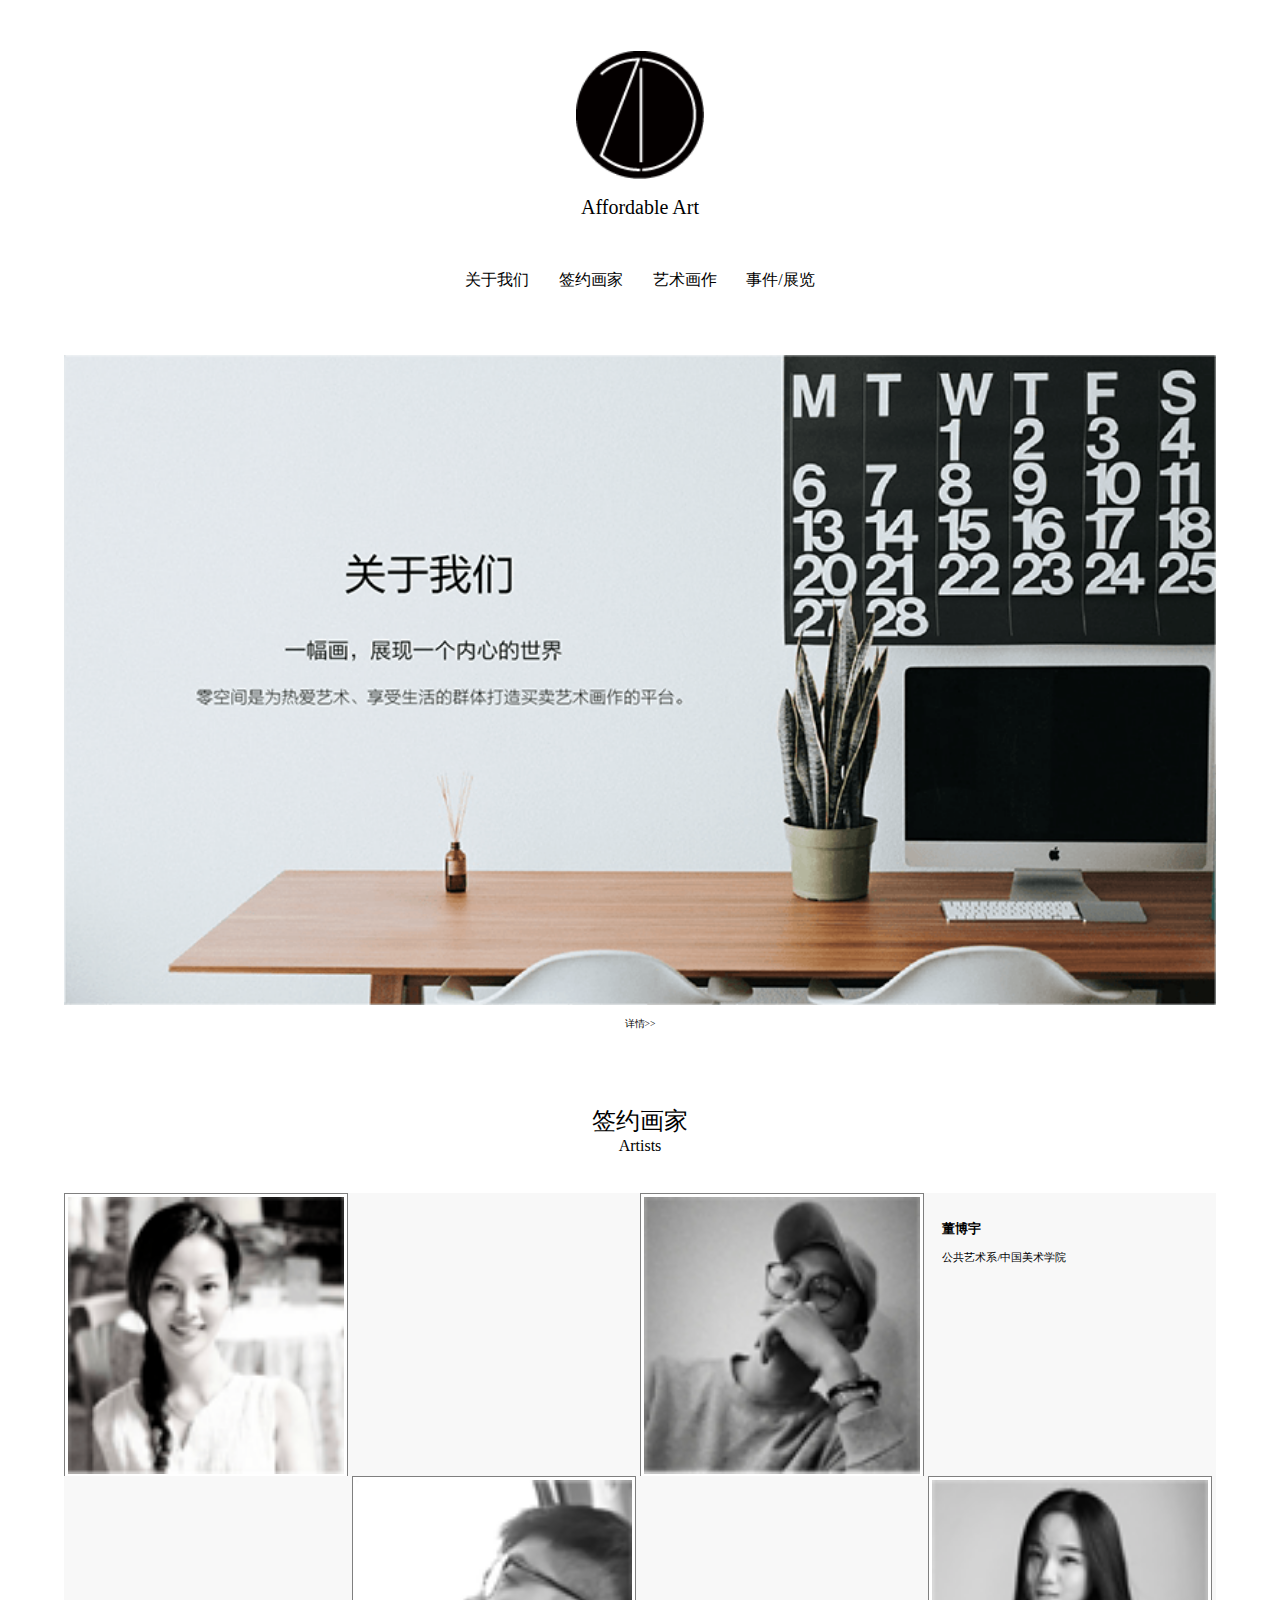
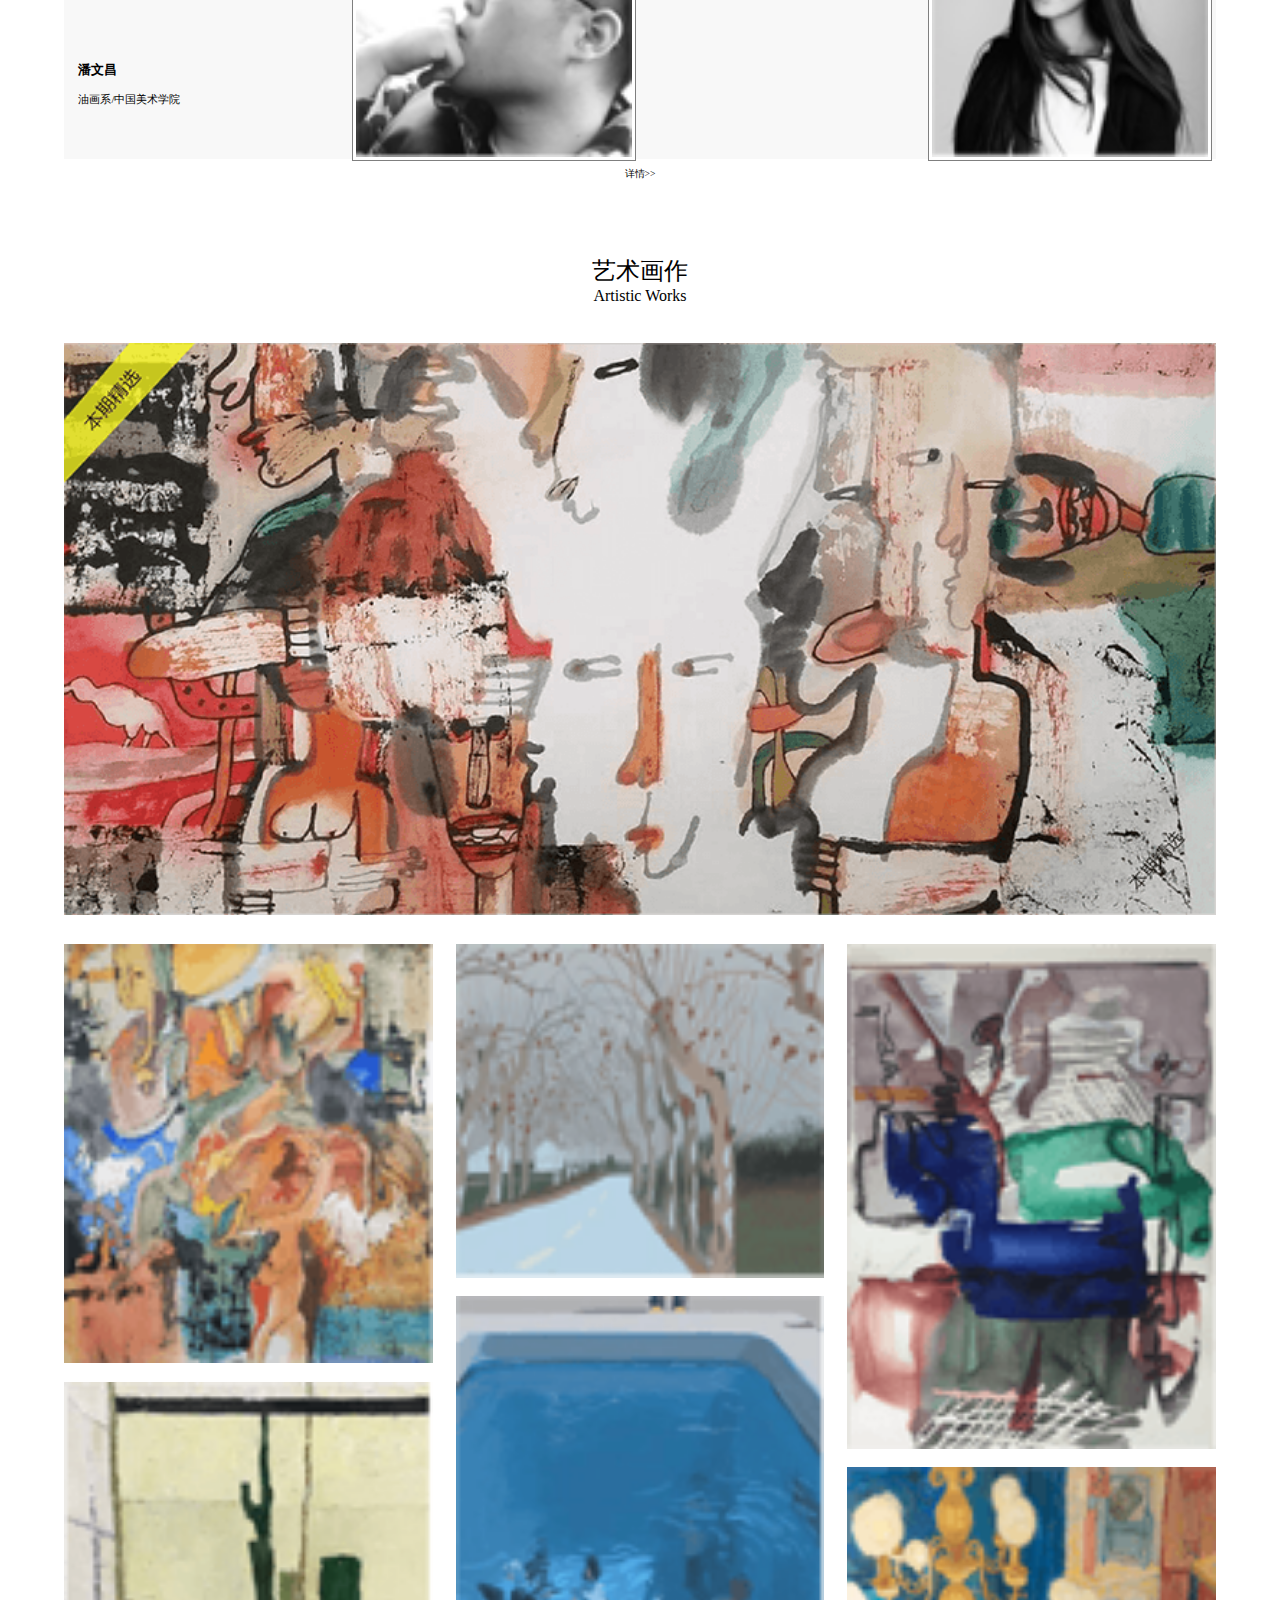
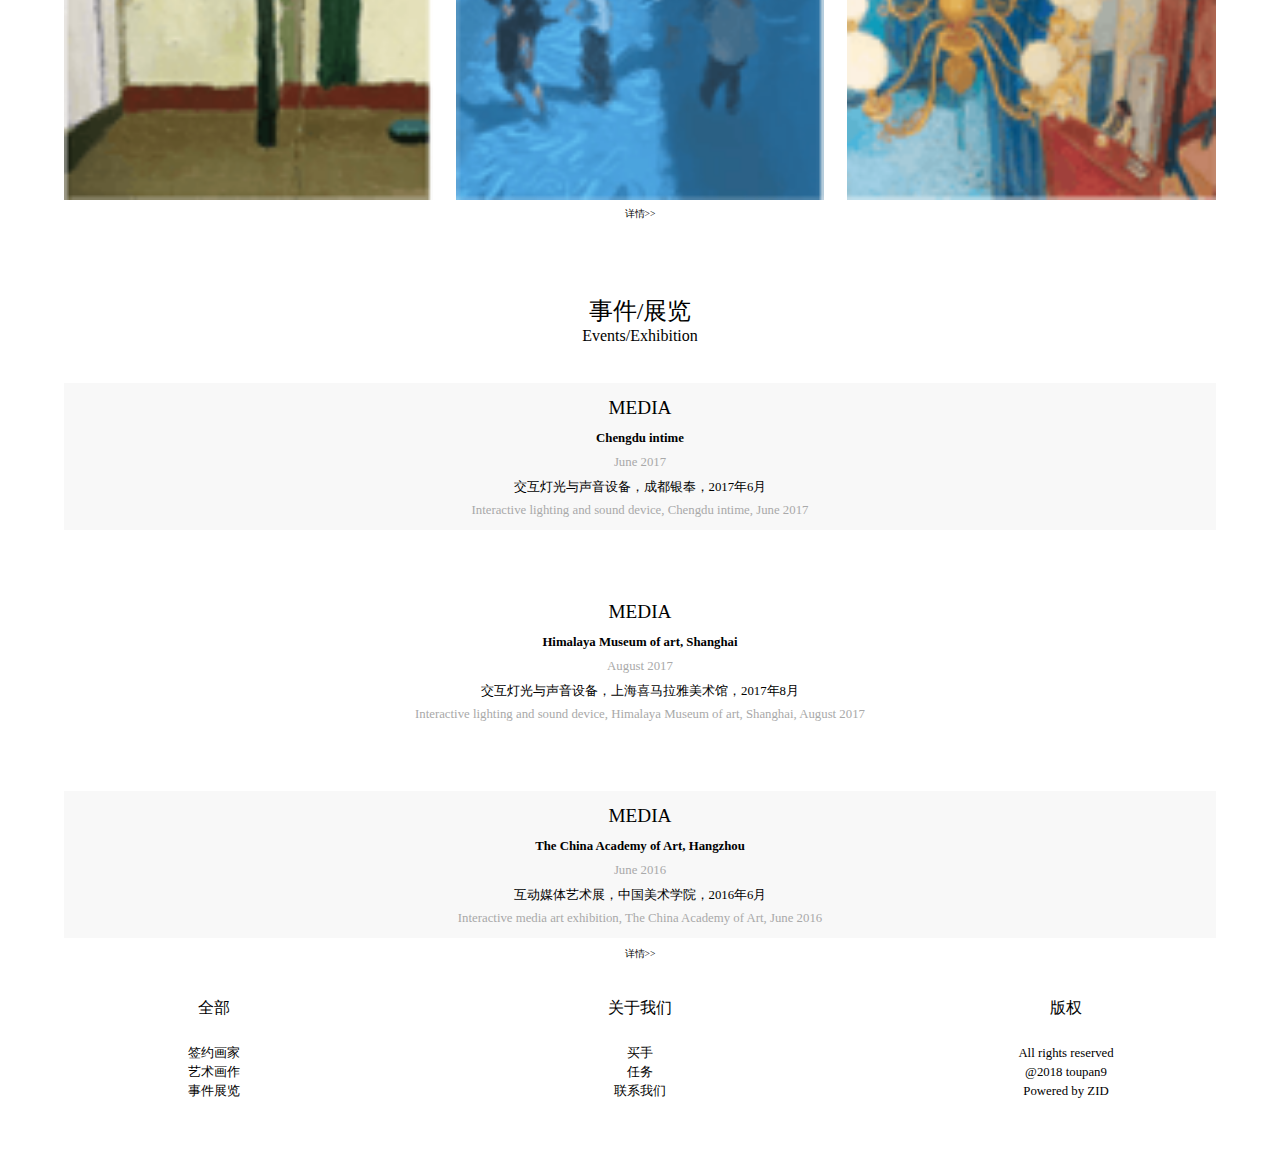
<file: index.html>
<!DOCTYPE html>
<html lang="en">
<head>
    <meta charset="UTF-8">
    <meta name="viewport" content="width=device-width, initial-scale=1, maximum-scale=1, user-scalable=no">
    <title>零屿数码</title>
    <script src="http://code.jquery.com/jquery-3.3.1.min.js"></script>
    <script src="JS/templateJS.js"></script>
    <link rel="stylesheet" href="css/indexcss.css" />
</head>
<body>
<div id="head-template"></div>
<div class="About-us">
    <img class="about-us-img" src="img/aboutUs.png" alt="About us" />
    <div class="for-more">详情>></div>
</div>
<div class="Artists">
    <div class="title">
        <div class="main-title">签约画家</div>
        <div class="second-title">Artists</div>
    </div>
    <div class="container1">
        <div class="box">
            <img src="img/man1.png" alt="" />
        </div>
        <div class="box"></div>
        <div class="box">
            <img src="img/man3.png" alt="" />
        </div>
        <div id="b4" class="box">
            <div class="person-name">董博宇</div>
            <div class="person-school">公共艺术系/中国美术学院</div>
        </div>
        <div id="b5" class="box">
            <div class="person-name">潘文昌</div>
            <div class="person-school">油画系/中国美术学院</div>
        </div>
        <div class="box">
            <img src="img/man4.png" alt="" />
        </div>
        <div class="box"></div>
        <div class="box">
            <img src="img/man2.png" alt="" />
        </div>
    </div>
    <div class="for-more">详情>></div>
</div>
<div class="Painting">
    <div class="title">
        <div class="main-title">艺术画作</div>
        <div class="second-title">Artistic Works</div>
    </div>
    <img class="painting-img" src="img/Painting.png" alt="" />
    <div class="container2">
        <div id="c1">
            <div id="p1"><img src="img/paint1.png" alt=""></div>
            <div id="p2"><img src="img/paint2.png" alt=""></div>
        </div>
        <div id="c2">
            <div id="p3"><img src="img/paint3.png" alt=""></div>
            <div id="p4"><img src="img/paint4.png" alt=""></div>
        </div>
        <div id="c3">
            <div id="p5"><img src="img/paint5.png" alt=""></div>
            <div id="p6"><img src="img/paint6.png" alt=""></div>
        </div>
    </div>
    <div class="for-more">详情>></div>
</div>
<div class="Display">
    <div class="title">
        <div class="main-title">事件/展览</div>
        <div class="second-title">Events/Exhibition</div>
    </div>
    <div class="events">
        <div id="event-title-closest" class="event-type1">
            <div class="event-head">MEDIA</div>
            <div class="event-position">Chengdu intime</div>
            <div class="event-time">June 2017</div>
            <div class="event-detail">交互灯光与声音设备，成都银奉，2017年6月</div>
            <div class="event-detail-en">Interactive lighting and sound device, Chengdu intime, June 2017</div>
        </div>
        <div class="event-type2">
            <div class="event-head">MEDIA</div>
            <div class="event-position">Himalaya Museum of art, Shanghai</div>
            <div class="event-time">August 2017</div>
            <div class="event-detail">交互灯光与声音设备，上海喜马拉雅美术馆，2017年8月</div>
            <div class="event-detail-en">Interactive lighting and sound device, Himalaya Museum of art, Shanghai, August 2017</div>
        </div>
        <div class="event-type1">
            <div class="event-head">MEDIA</div>
            <div class="event-position">The China Academy of Art, Hangzhou</div>
            <div class="event-time">June 2016</div>
            <div class="event-detail">互动媒体艺术展，中国美术学院，2016年6月</div>
            <div class="event-detail-en">Interactive media art exhibition, The China Academy of Art, June 2016</div>
        </div>
    </div>
    <div class="for-more">详情>></div>
</div>
<div id="tail-template"></div>
</body>
</html>
</file>
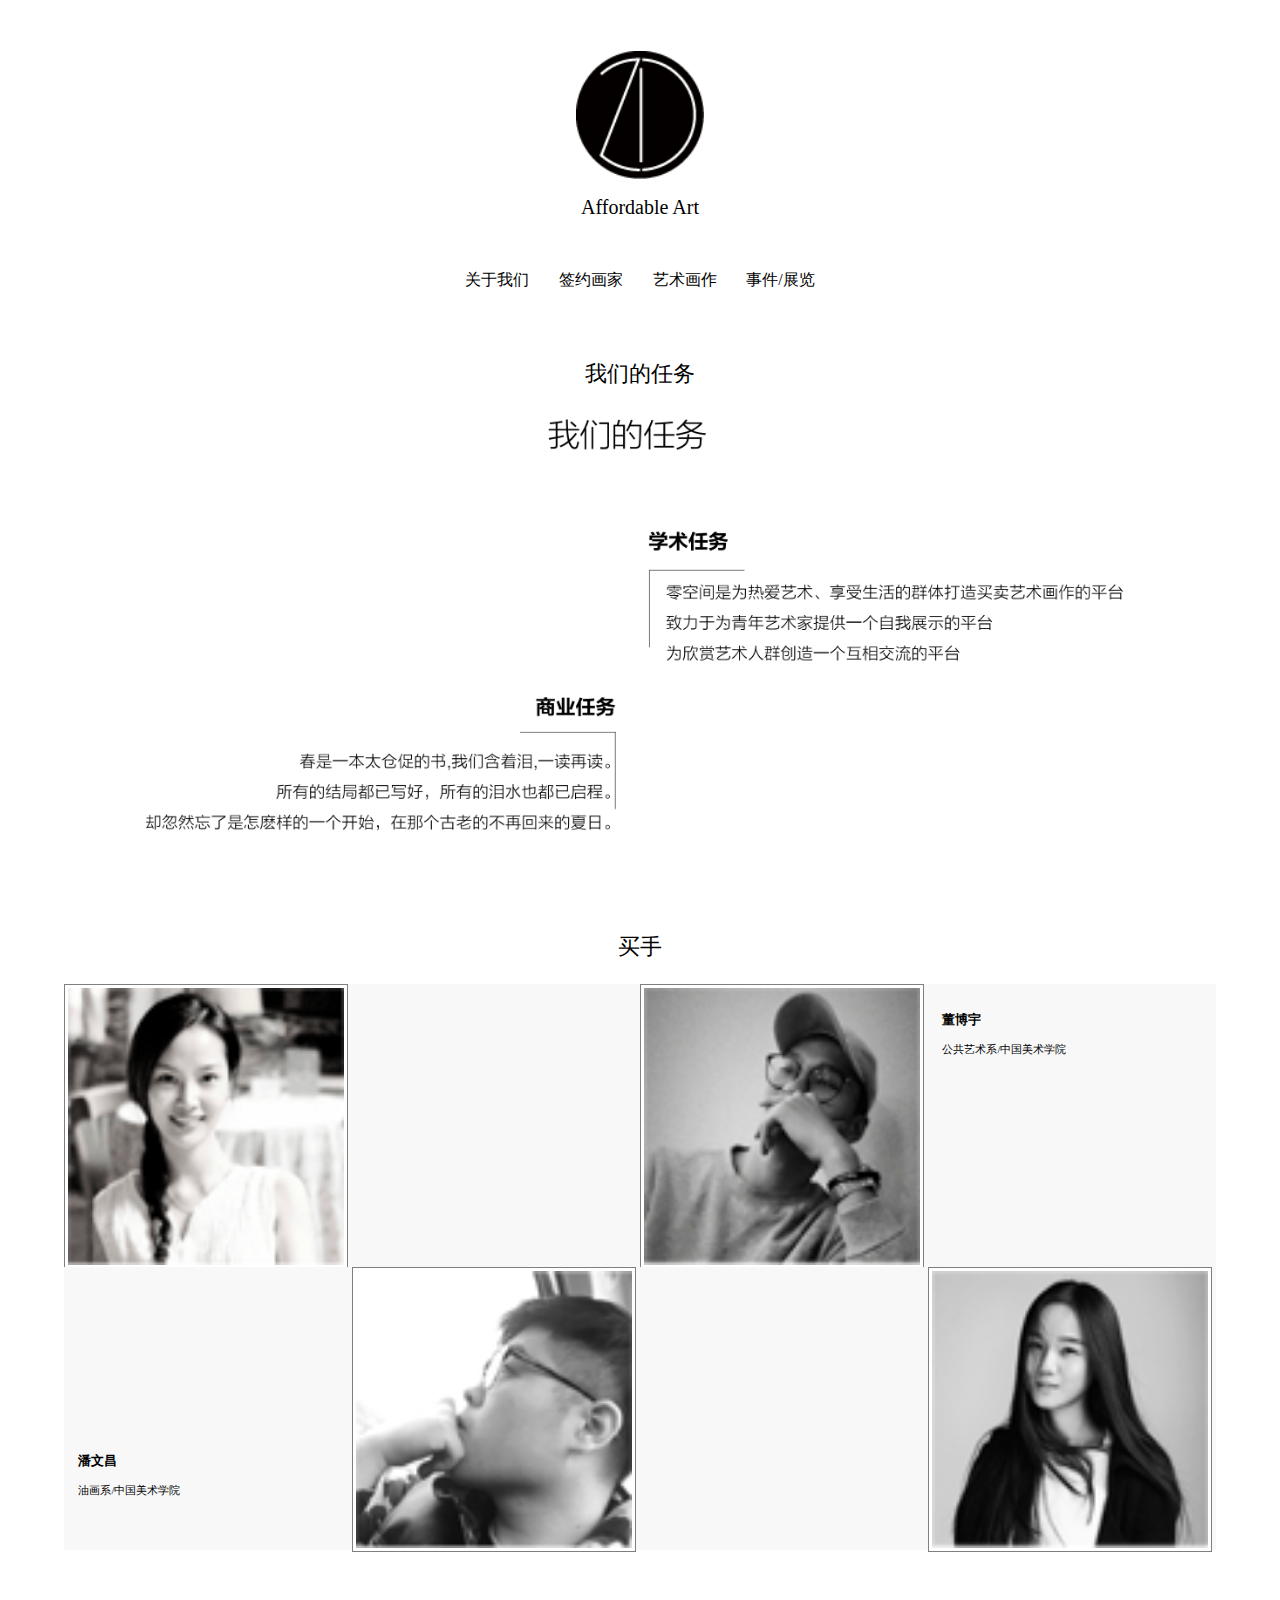
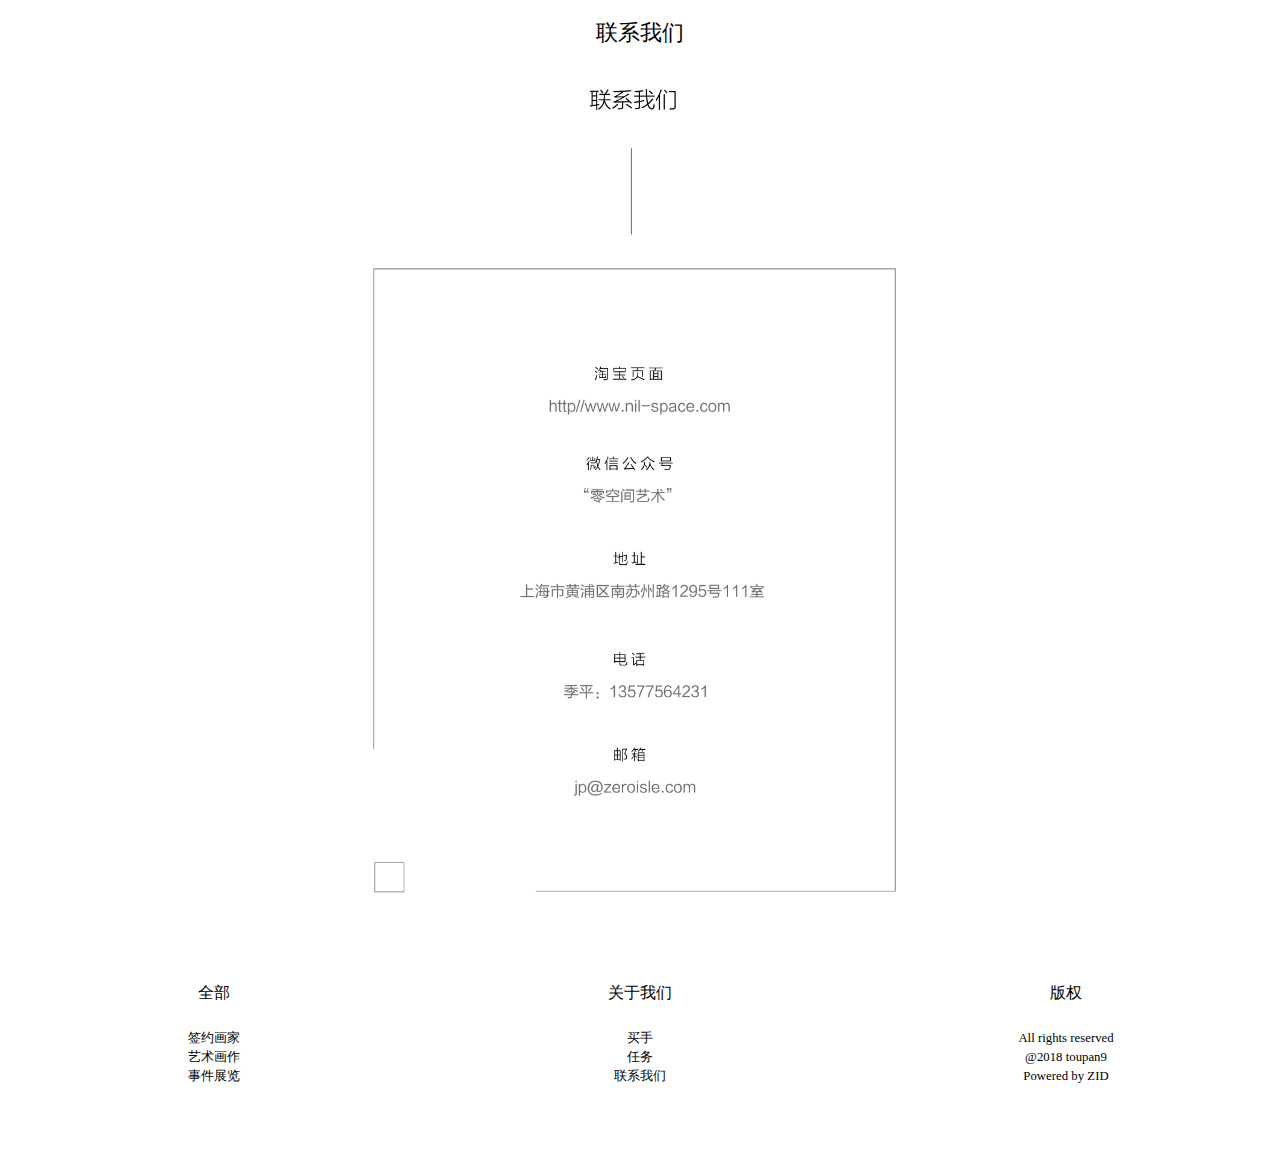
<file: AboutUs.html>
<!DOCTYPE html>
<html lang="en">
<head>
    <meta charset="UTF-8">
    <meta name="viewport" content="width=device-width, initial-scale=1, maximum-scale=1, user-scalable=no">
    <title>零屿数码</title>
    <script src="http://code.jquery.com/jquery-3.3.1.min.js"></script>
    <script src="JS/templateJS.js"></script>
    <link rel="stylesheet" href="css/aboutuscss.css" />
</head>
<body>
<div id="head-template"></div>
<div class="title">我们的任务</div>
<div class="task">
    <img class="main-content" src="./img/main-task.png" alt="" />
</div>
<div class="title">买手</div>
<div class="container1">
    <div class="box">
        <a href="ArtistsDetail.html"><img src="img/man1.png" alt="" /></a>
    </div>
    <div class="box"></div>
    <div class="box">
        <a href="ArtistsDetail.html"><img src="img/man3.png" alt="" /></a>
    </div>
    <div id="b4" class="box">
        <div class="person-name">董博宇</div>
        <div class="person-school">公共艺术系/中国美术学院</div>
    </div>
    <div id="b5" class="box">
        <div class="person-name">潘文昌</div>
        <div class="person-school">油画系/中国美术学院</div>
    </div>
    <div class="box">
        <a href="ArtistsDetail.html"><img src="img/man4.png" alt="" /></a>
    </div>
    <div class="box"></div>
    <div class="box">
        <a href="ArtistsDetail.html"><img src="img/man2.png" alt="" /></a>
    </div>
</div>
<div class="title">联系我们</div>
<div class="connect">
    <img class="main-content" src="./img/connect-us.png" alt="" />
</div>
<div id="tail-template"></div>
</body>
</file>
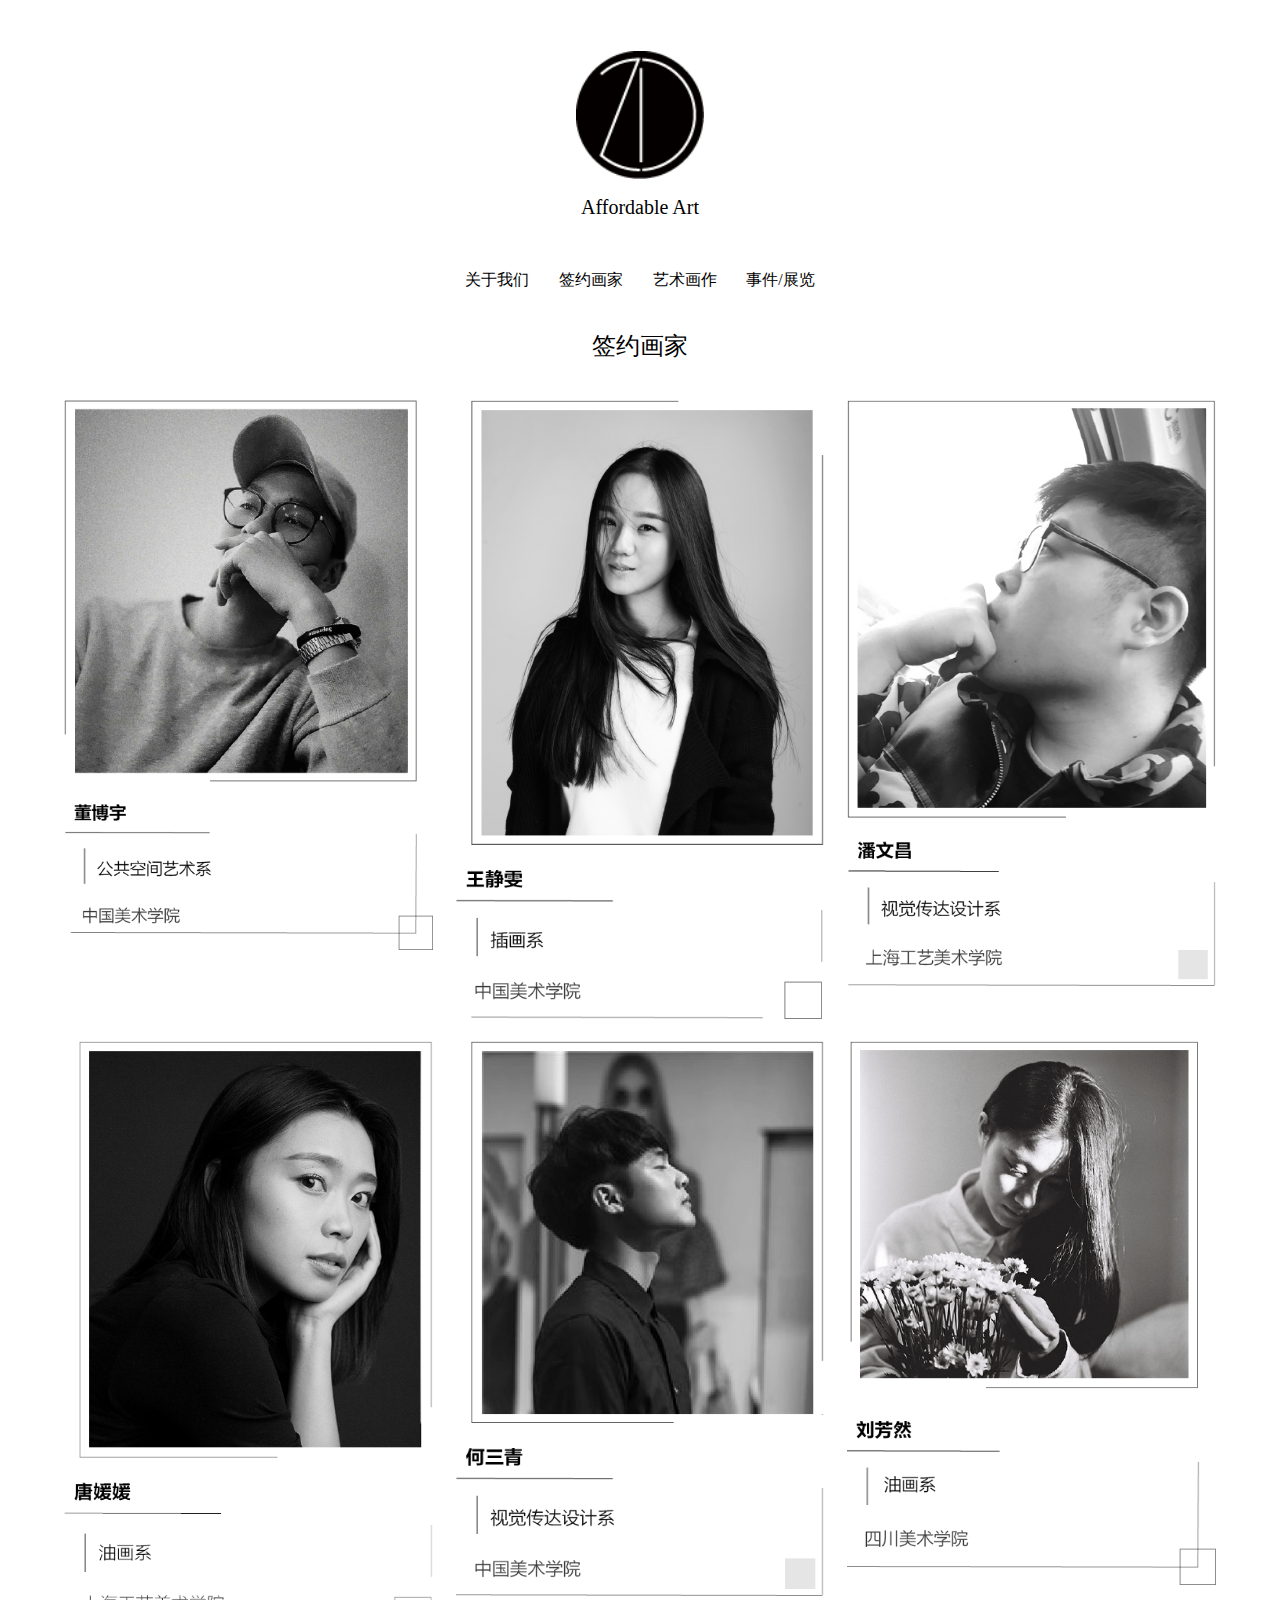
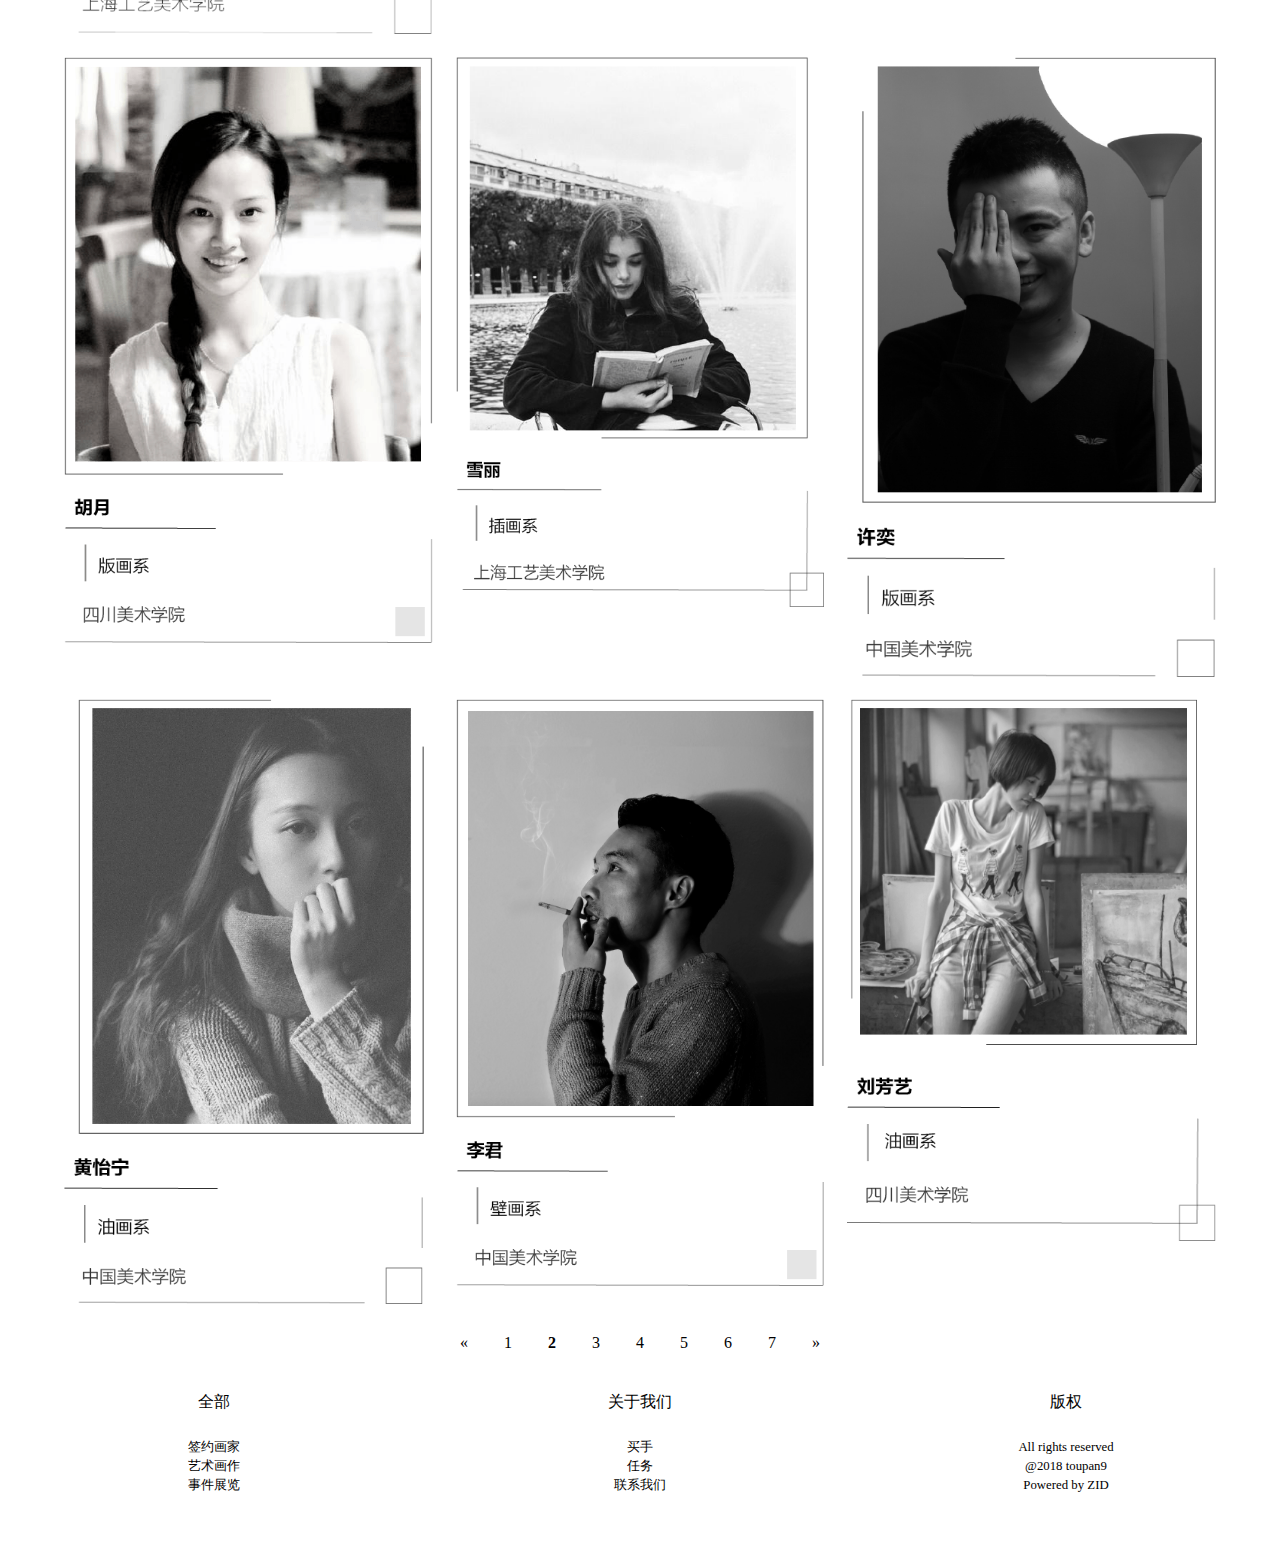
<file: Artists.html>
<!DOCTYPE html>
<html lang="en">
<head>
    <meta charset="UTF-8">
    <meta name="viewport" content="width=device-width, initial-scale=1, maximum-scale=1, user-scalable=no">
    <title>零屿数码</title>
    <script src="http://code.jquery.com/jquery-3.3.1.min.js"></script>
    <script src="JS/templateJS.js"></script>
    <link rel="stylesheet" href="css/detailcss.css" />
</head>
<body>
<div id="head-template"></div>
<div class="title">签约画家</div>
<div class="container3 block">
    <div class="detail"><img src="img/man-detail/man-detail1.png" alt=""></div>
    <div class="detail"><img src="img/man-detail/man-detail2.png" alt=""></div>
    <div class="detail"><img src="img/man-detail/man-detail3.png" alt=""></div>
</div>
<div class="container3 block">
    <div class="detail"><img src="img/man-detail/man-detail4.png" alt=""></div>
    <div class="detail"><img src="img/man-detail/man-detail5.png" alt=""></div>
    <div class="detail"><img src="img/man-detail/man-detail6.png" alt=""></div>
</div>
<div class="container3 block">
    <div class="detail"><img src="img/man-detail/man-detail7.png" alt=""></div>
    <div class="detail"><img src="img/man-detail/man-detail8.png" alt=""></div>
    <div class="detail"><img src="img/man-detail/man-detail9.png" alt=""></div>
</div>
<div class="container3">
    <div class="detail"><img src="img/man-detail/man-detail10.png" alt=""></div>
    <div class="detail"><img src="img/man-detail/man-detail11.png" alt=""></div>
    <div class="detail"><img src="img/man-detail/man-detail12.png" alt=""></div>
</div>
<ul class="pagination">
    <li><a href="#">«</a></li>
    <li><a href="#">1</a></li>
    <li><a class="active" href="#">2</a></li>
    <li><a href="#">3</a></li>
    <li><a href="#">4</a></li>
    <li><a href="#">5</a></li>
    <li><a href="#">6</a></li>
    <li><a href="#">7</a></li>
    <li><a href="#">»</a></li>
</ul>
<div id="tail-template"></div>
</body>
</file>
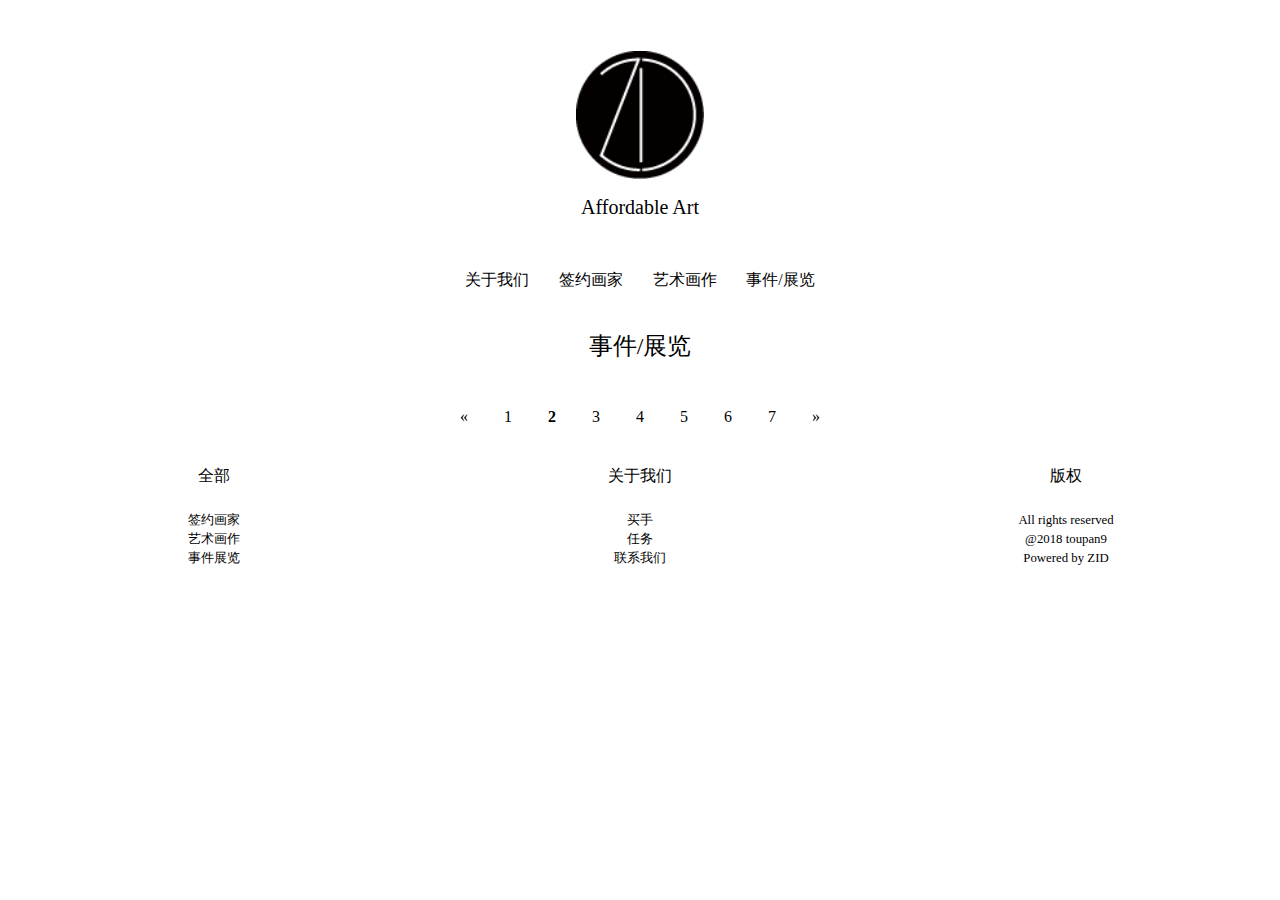
<file: Display.html>
<!DOCTYPE html>
<html lang="en">
<head>
    <meta charset="UTF-8">
    <meta name="viewport" content="width=device-width, initial-scale=1, maximum-scale=1, user-scalable=no">
    <title>零屿数码</title>
    <script src="http://code.jquery.com/jquery-3.3.1.min.js"></script>
    <script src="JS/templateJS.js"></script>
    <link rel="stylesheet" href="css/detailcss.css" />
</head>
<body>
<div id="head-template"></div>
<div class="title">事件/展览</div>

<ul class="pagination">
    <li><a href="#">«</a></li>
    <li><a href="#">1</a></li>
    <li><a class="active" href="#">2</a></li>
    <li><a href="#">3</a></li>
    <li><a href="#">4</a></li>
    <li><a href="#">5</a></li>
    <li><a href="#">6</a></li>
    <li><a href="#">7</a></li>
    <li><a href="#">»</a></li>
</ul>
<div id="tail-template"></div>
</body>
</file>
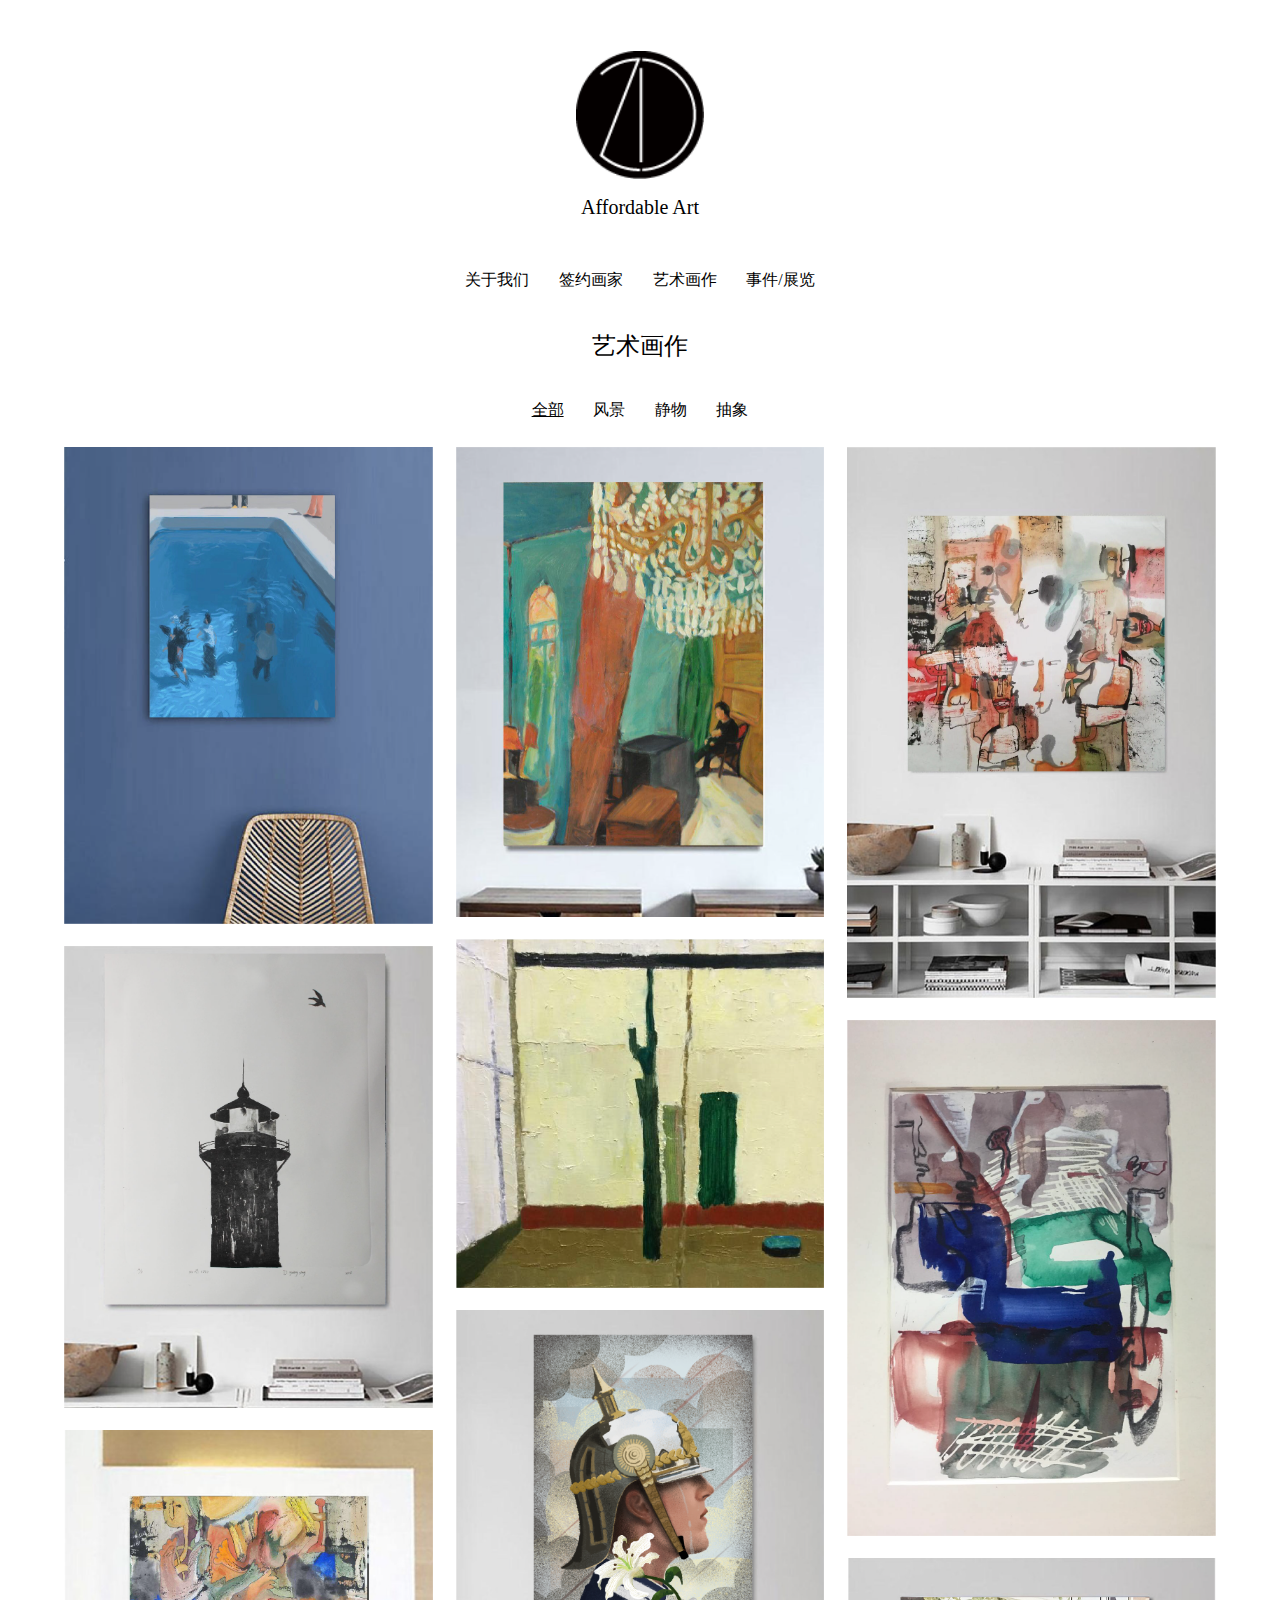
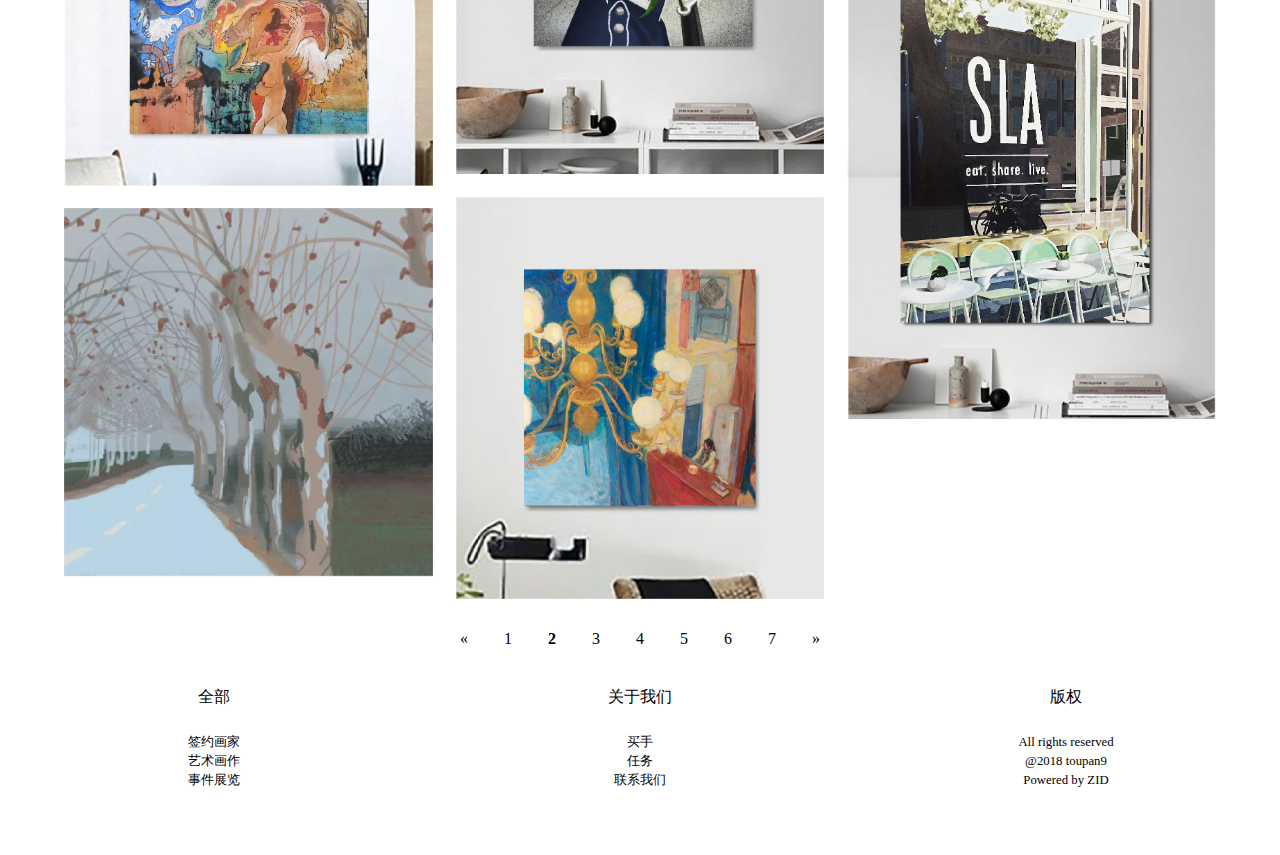
<file: Painting.html>
<!DOCTYPE html>
<html lang="en">
<head>
    <meta charset="UTF-8">
    <meta name="viewport" content="width=device-width, initial-scale=1, maximum-scale=1, user-scalable=no">
    <title>零屿数码</title>
    <script src="http://code.jquery.com/jquery-3.3.1.min.js"></script>
    <script src="JS/templateJS.js"></script>
    <link rel="stylesheet" href="css/detailcss.css" />
</head>
<body>
<div id="head-template"></div>
<div class="title">艺术画作</div>
<ul class="filter">
    <li class="filter-choose">全部</li>
    <li>风景</li>
    <li>静物</li>
    <li>抽象</li>
</ul>
<div class="container3">
    <div class="left">
        <div class="detail"><img src="img/paint-detail/paint-detail1.png" alt=""></div>
        <div class="detail"><img src="img/paint-detail/paint-detail4.png" alt=""></div>
        <div class="detail"><img src="img/paint-detail/paint-detail7.png" alt=""></div>
        <div class="detail"><img src="img/paint-detail/paint-detail9.png" alt=""></div>
    </div>
    <div class="center">
        <div class="detail"><img src="img/paint-detail/paint-detail2.png" alt=""></div>
        <div class="detail"><img src="img/paint-detail/paint-detail5.png" alt=""></div>
        <div class="detail"><img src="img/paint-detail/paint-detail8.png" alt=""></div>
        <div class="detail"><img src="img/paint-detail/paint-detail10.png" alt=""></div>
    </div>
    <div class="right">
        <div class="detail"><img src="img/paint-detail/paint-detail3.png" alt=""></div>
        <div class="detail"><img src="img/paint-detail/paint-detail6.png" alt=""></div>
        <div class="detail"><img src="img/paint-detail/paint-detail11.png" alt=""></div>
    </div>
</div>
<ul class="pagination">
    <li><a href="#">«</a></li>
    <li><a href="#">1</a></li>
    <li><a class="active" href="#">2</a></li>
    <li><a href="#">3</a></li>
    <li><a href="#">4</a></li>
    <li><a href="#">5</a></li>
    <li><a href="#">6</a></li>
    <li><a href="#">7</a></li>
    <li><a href="#">»</a></li>
</ul>
<div id="tail-template"></div>
</body>
</file>
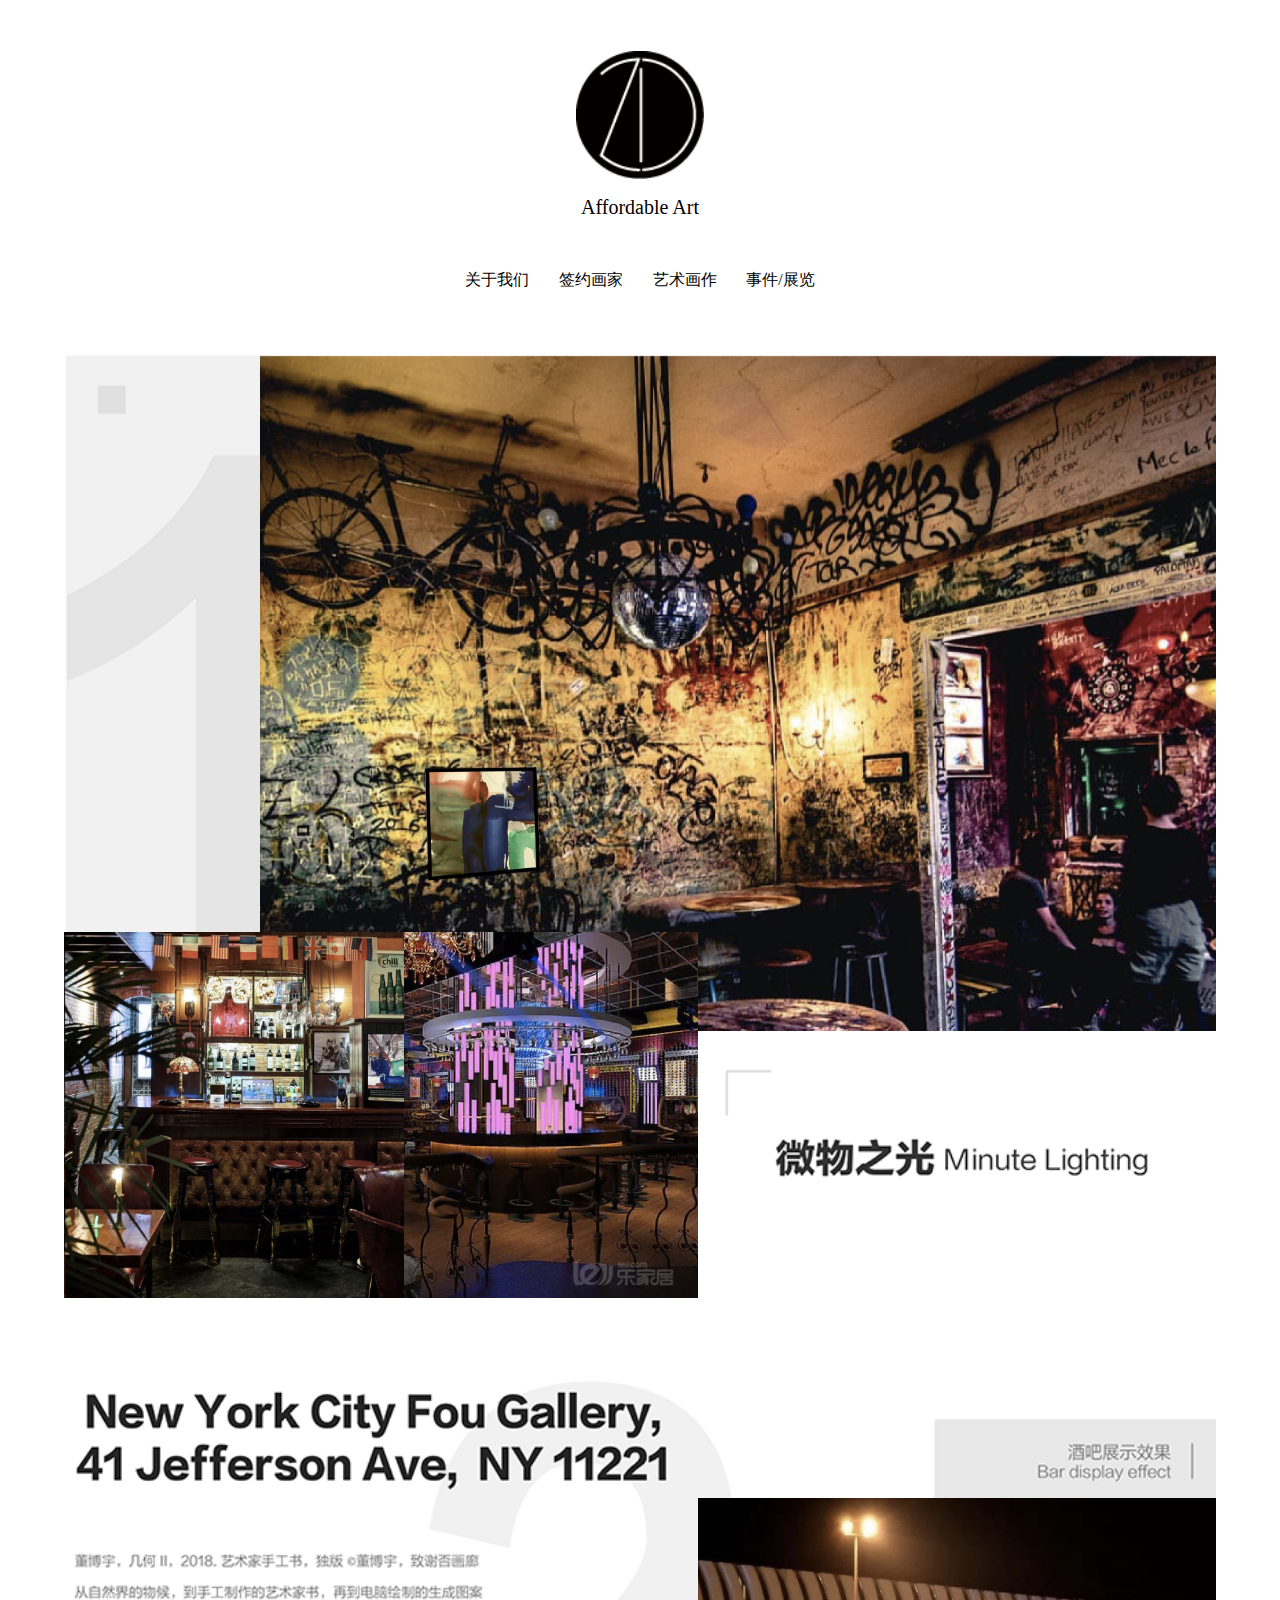
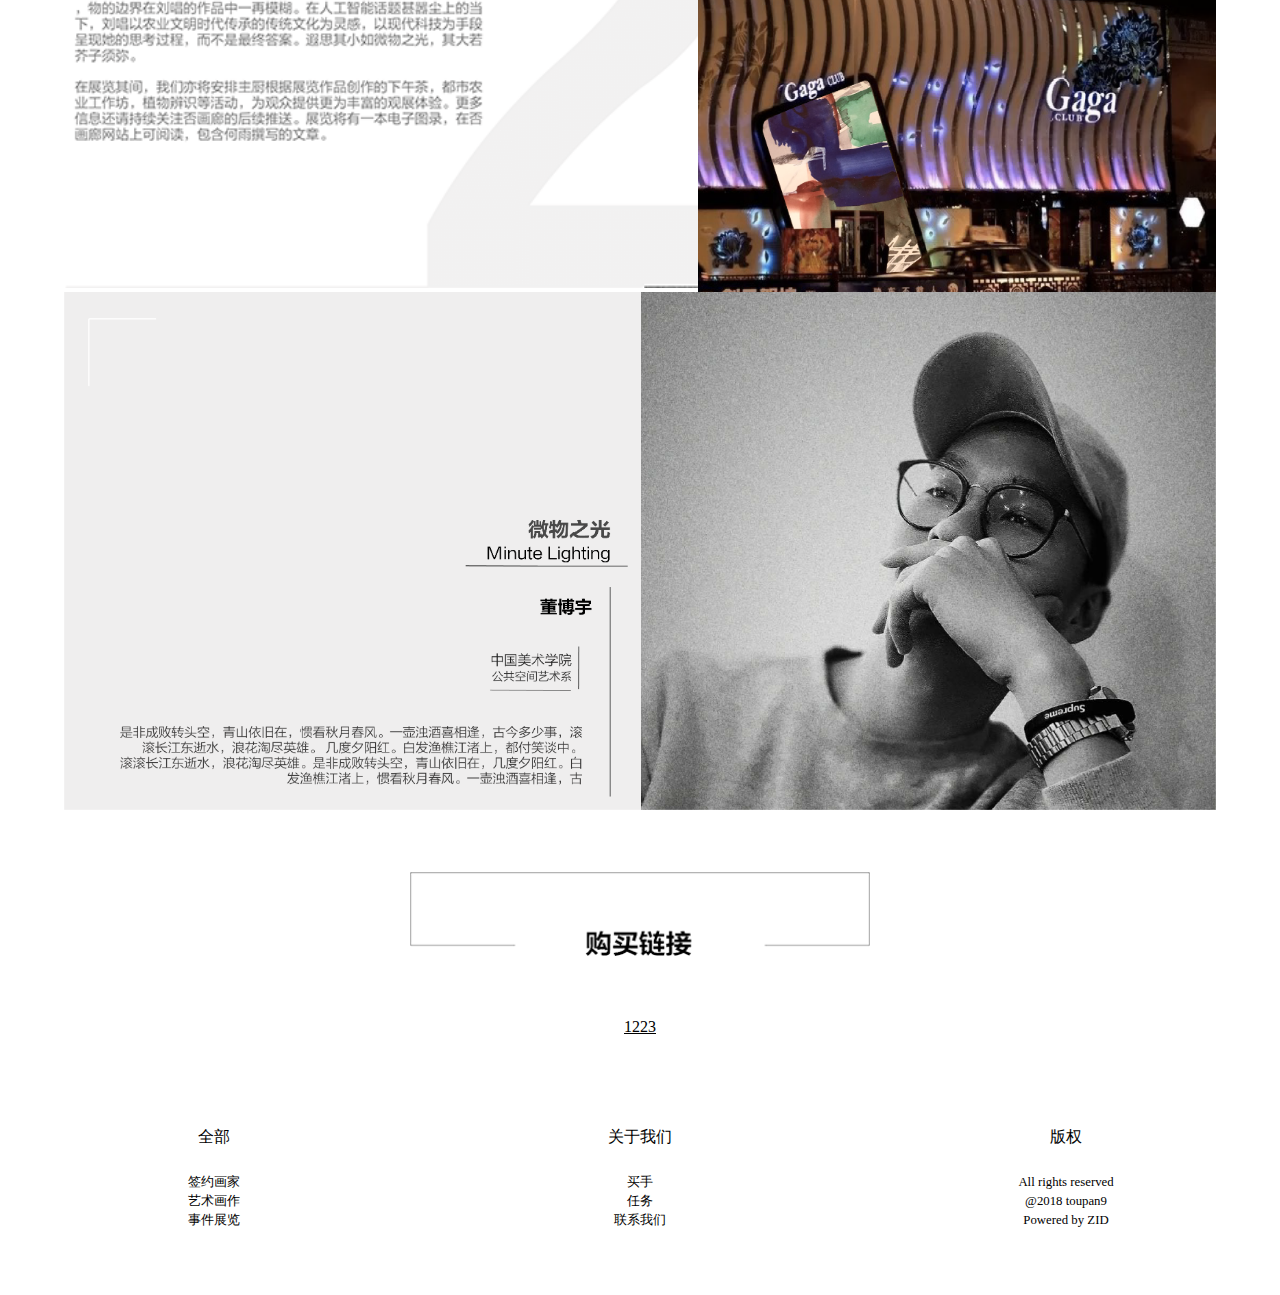
<file: PaintingDetail.html>
<!DOCTYPE html>
<html lang="en">
<head>
    <meta charset="UTF-8">
    <meta name="viewport" content="width=device-width, initial-scale=1, maximum-scale=1, user-scalable=no">
    <title>零屿数码</title>
    <script src="http://code.jquery.com/jquery-3.3.1.min.js"></script>
    <script src="JS/templateJS.js"></script>
    <link rel="stylesheet" href="css/subpaint1.css" />
</head>
<body>
<div id="head-template"></div>
<div class="content">
    <!--<div class="mix">-->
        <!--<div class="left-part">-->
            <!--<div class="img1">-->
                <!--<img src="img/subpaint-detial/subtitle1.png" alt="">-->
            <!--</div>-->
            <!--<div class="img1">-->
                <!--<img src="img/subpaint-detial/zhuzhai1.png" alt="">-->
            <!--</div>-->
            <!--<div class="img2">-->
                <!--<img src="img/subpaint-detial/zhuzhai3.png" alt="">-->
            <!--</div>-->
        <!--</div>-->
        <!--<div class="right-part">-->
            <!--<div class="img1">-->
                <!--<img src="img/subpaint-detial/zhuzhai2.png" alt="">-->
            <!--</div>-->
            <!--<div class="img1">-->
                <!--<img src="img/subpaint-detial/subtitle2.png" alt="">-->
            <!--</div>-->
        <!--</div>-->
    <!--</div>-->
    <!--<div class="mix1">-->
        <!--<div class="top-content">-->
            <!--<img src="img/subpaint-detial/subback1.png" alt="">-->
            <!--<img class="minsu1" src="img/subpaint-detial/minsu1.png" alt="">-->
        <!--</div>-->
        <!--<div class="bottom-content">-->
            <!--<img src="img/subpaint-detial/subback2.png" alt="">-->
            <!--<img class="minsu2" src="img/subpaint-detial/minsu2.png" alt="">-->
            <!--<img class="minsu3" src="img/subpaint-detial/minsu3.png" alt="">-->
        <!--</div>-->
    <!--</div>-->
    <!--<div class="mix2">-->
        <!--<div class="all-content">-->
            <!--<img src="img/subpaint-detial/subback3.png" alt="">-->
            <!--<img class="gonggong1" src="img/subpaint-detial/gonggong2.png" alt="">-->
            <!--<img class="gonggong2" src="img/subpaint-detial/gonggong1.png" alt="">-->
        <!--</div>-->
    <!--</div>-->
    <div class="mix3">
        <div class="top-content">
            <img src="img/subpaint-detial/subback4.png" alt="">
            <img class="jiuba1" src="img/subpaint-detial/jiuba1.png" alt="">
            <img class="jiuba2" src="img/subpaint-detial/jiuba2.png" alt="">
        </div>
        <div class="bottom-content">
            <img src="img/subpaint-detial/subback5.png" alt="">
            <img class="jiuba3" src="img/subpaint-detial/jiuba3.png" alt="">
        </div>
    </div>
    <div class="end-title img1">
        <img src="img/subpaint-detial/end-title.png" alt="">
    </div>
    <div class="end-tile img1">
        <img src="img/subpaint-detial/end-link.png" alt="">
    </div>
    <div class="link">
        <a href="">1223</a>
    </div>
</div>
<div id="tail-template"></div>
</body>
</file>
<file: css/indexcss.css>
.About-us{
    text-align: center;
    margin-top: 5%;
}

.About-us .about-us-img{
    width: 90%;
}

.for-more{
    padding: 1em 0;
    font-size: 0.6em;
}

.Artists, .Painting, .Display{
    text-align: center;
}

.title{
    padding-bottom: 3%;
    padding-top: 5%;
}

.main-title{
    font-size: 1.5em;
}

.container1{
    width: 90%;
    margin: 0 auto;
    display: grid;
    grid-template-columns: 25% 25% 25% 25%;
}

.box{
    width: 100%;
    background: #f8f8f8;
    text-align: left;
}

.box img{
    width: 96%;
    height: 98%;
    padding: 1%;
    border: solid 1px rgba(0,0,0,0.5);
    background: white;
}

#b4{
    padding: 5%;
    width: 90%;
}

#b5{
    padding: 5%;
    width: 90%;
    padding-top: 60%;
}

.box .person-name{
    font-weight: bold;
    font-size: 0.8em;
    padding: 5% 0;
}

.box .person-school{
    font-size: 0.7em;
}

.Painting .painting-img{
    width: 90%;
    margin-bottom: 2%;
}

.container2{
    width: 90%;
    margin: 0 auto;
    display: grid;
    grid-template-columns: 32% 32% 32%;
    grid-column-gap: 2%;
}

#p1{
    height: 49%;
    margin-bottom: 5%;
}
#p2{
    height: 49%;
}
#p3{
    height: 39%;
    margin-bottom: 5%;
}
#p4{
    height: 59%;
}
#p5{
    height: 59%;
    margin-bottom: 5%;
}
#p6{
    height: 39%;
}

.container2 img{
    width: 100%;
    height: 100%;
}

.events{
    width: 90%;
    margin: 0 auto;
}

.events #event-title-closest{
    margin-top: 0;
}

.events .event-type1{
    width: 100%;
    background-color: #f8f8f8;
    margin-top: 5%;
    text-align: center;
}

.events .event-type2{
    width: 100%;
    margin-top: 5%;
    text-align: center;
}

.event-head{
    font-size: 1.2em;
    line-height: 1.4em;
    padding: 1% 0;
}

.event-position{
    font-weight: bold;
    font-size: 0.8em;
    line-height: 0.8em;
}

.event-detail{
    font-size: 0.8em;
    line-height: 0.8em;
}

.event-time, .event-detail-en{
    color: darkgray;
    font-size: 0.8em;
    padding-top: 1%;
    padding-bottom: 1%;
}
</file>
<file: css/aboutuscss.css>
.title{
    margin-top: 3em;
    margin-bottom: 1em;
    font-size: 1.4em;
    text-align: center;
}

.task{
    text-align: center;
    margin: 0 auto;
    width: 90%;
}

.connect{
    text-align: center;
    margin: 0 auto;
    width: 50%;
}

.main-content{
    width: 100%;
}

.container1{
    width: 90%;
    margin: 0 auto;
    display: grid;
    grid-template-columns: 25% 25% 25% 25%;
}

.box{
    width: 100%;
    background: #f8f8f8;
    text-align: left;
}

.box img{
    width: 96%;
    height: 98%;
    padding: 1%;
    border: solid 1px rgba(0,0,0,0.5);
    background: white;
}

#b4{
    padding: 5%;
    width: 90%;
}

#b5{
    padding: 5%;
    width: 90%;
    padding-top: 60%;
}

.box .person-name{
    font-weight: bold;
    font-size: 0.8em;
    padding: 5% 0;
}

.box .person-school{
    font-size: 0.7em;
}
</file>
<file: css/detailcss.css>
.title{
    padding: 3% 0;
    font-size: 1.5em;
    text-align: center;
}

.filter{
    text-align: center;
    padding: 0;
    margin: 0;
}

.filter li{
    display: inline-block;
    margin: 0 1% 2% 1%;
    cursor: pointer;
}

.filter .filter-choose{
    text-decoration: underline;
}

.container3{
    width: 90%;
    margin: 0 auto;
    display: grid;
    grid-template-columns: 32% 32% 32%;
    grid-column-gap: 2%;
}

.container3 .detail{
    margin-bottom: 5%;
}

.container3 img{
    width: 100%;
    vertical-align: center;
}

ul.pagination {
    text-align: center;
    padding: 0;
    margin: 0;
}

ul.pagination li {
    display: inline-block;
}

ul.pagination li a {
    color: black;
    float: left;
    padding: 8px 16px;
    text-decoration: none;
}
</file>
<file: css/subpaint1.css>
.content{
    width: 90%;
    margin: 5% auto;
    text-align: center;
}

.mix, .mix1, .mix2, .mix3, .top-content, .bottom-content, .end-title{
    width: 100%;
}

.end-tile{
    width: 40%;
    margin: 5% auto;
    text-align: center;
}

.left-part{
    width: 49%;
    display: inline-block;
}

.right-part{
    width: 49%;
    vertical-align: top;
    display: inline-block;
}

.img1 img{
    width: 100%;
}

.img2{
    text-align: right;
}

.img2 img{
    width: 70%;
}

.end-title{
    margin-bottom: 5%;
}

.link{
    text-decoration: underline;
}

.top-content, .bottom-content, .all-content{
    position: relative;
}

.top-content img, .bottom-content img{
    width: 100%;
}

.top-content .minsu1{
    position: absolute;
    width: 50%;
    right: 0;
    top: 15%;
}

.top-content .jiuba1{
    position: absolute;
    width: 83%;
    right: 0;
    top: 0;
}

.top-content .jiuba2{
    position: absolute;
    width: 55%;
    left: 0;
    top: 60%;
}

.bottom-content .jiuba3{
    position: absolute;
    width: 45%;
    right: 0;
    bottom: 0;
}

.bottom-content .minsu2{
    position: absolute;
    width: 50%;
    left: 0;
    top: -1%;
}


.bottom-content .minsu3{
    position: absolute;
    width: 40%;
    right: 0;
    top: 41%;
}

.all-content img{
    width: 100%;
}

.all-content .gonggong1{
    position: absolute;
    width: 40%;
    left: 5%;
    top:60%;
}

.all-content .gonggong2{
    position: absolute;
    width: 50%;
    right: 0;
    top: 50%;
}
</file>
